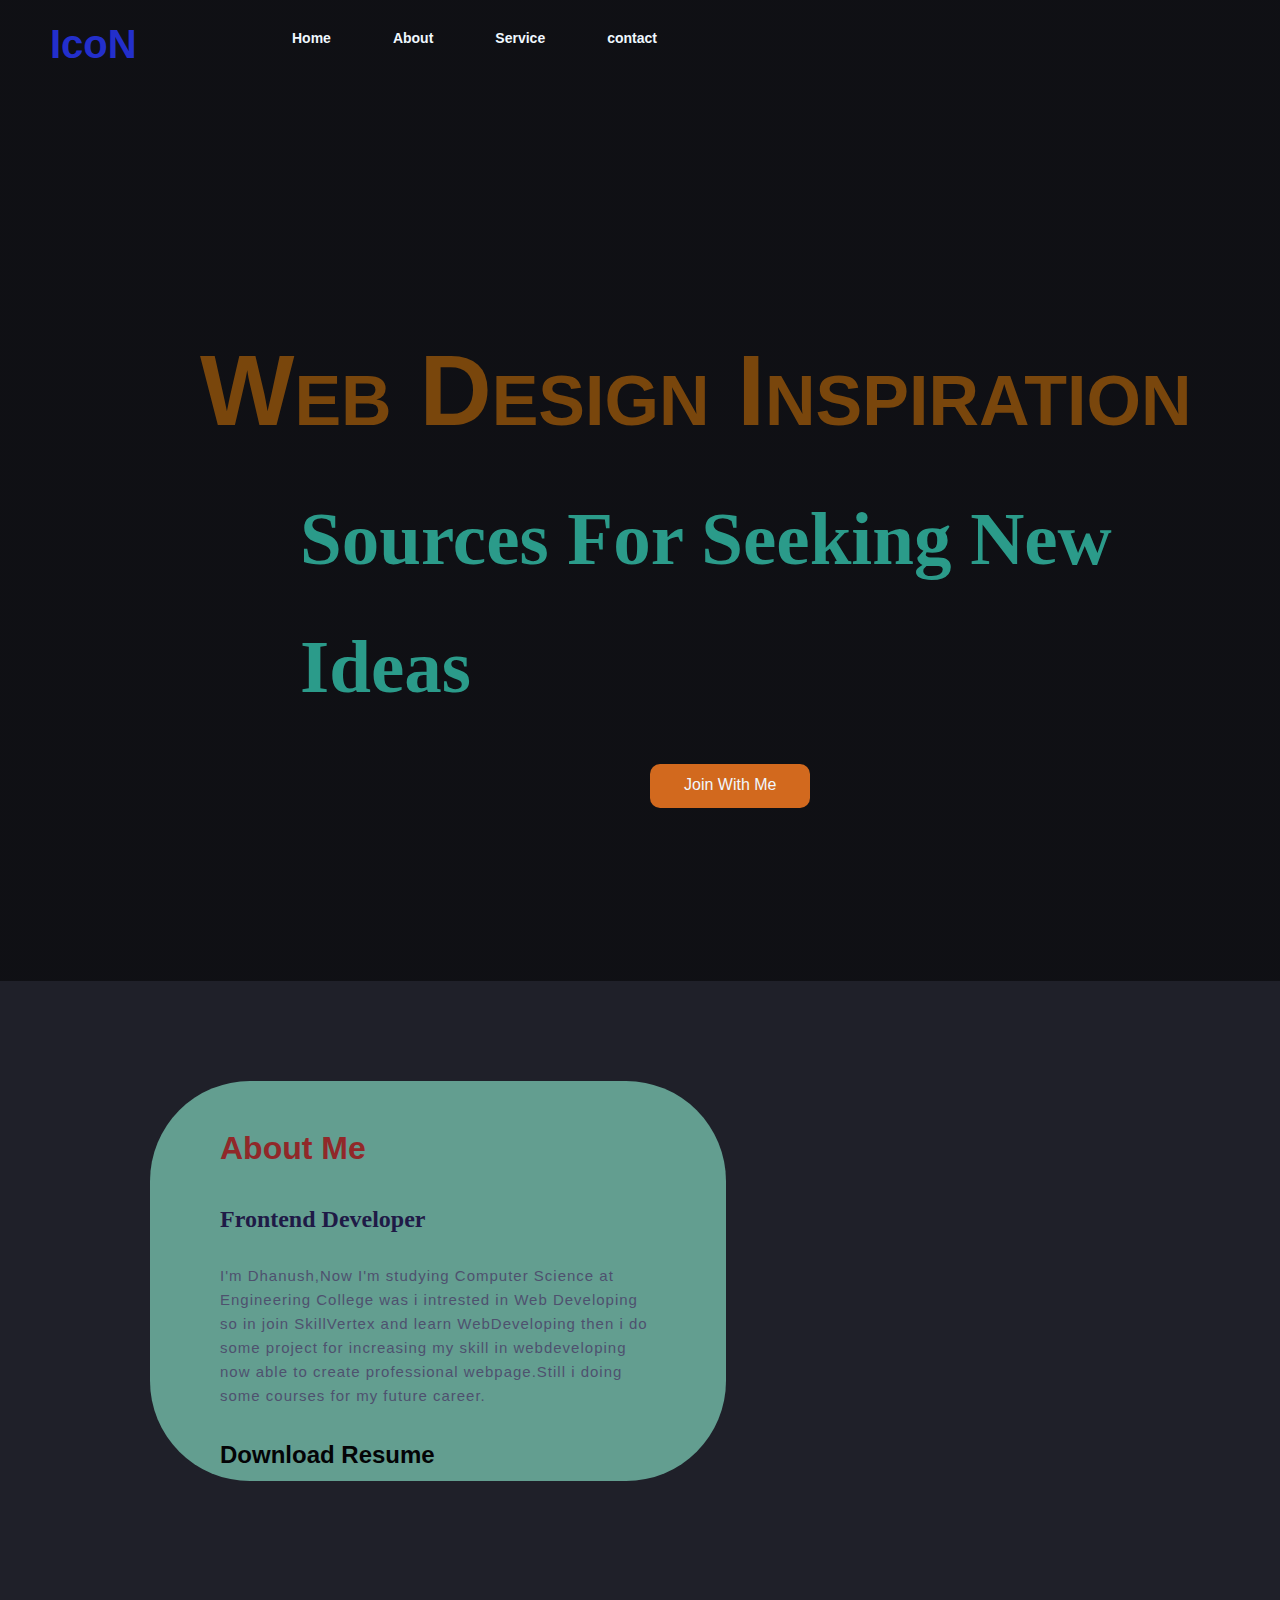
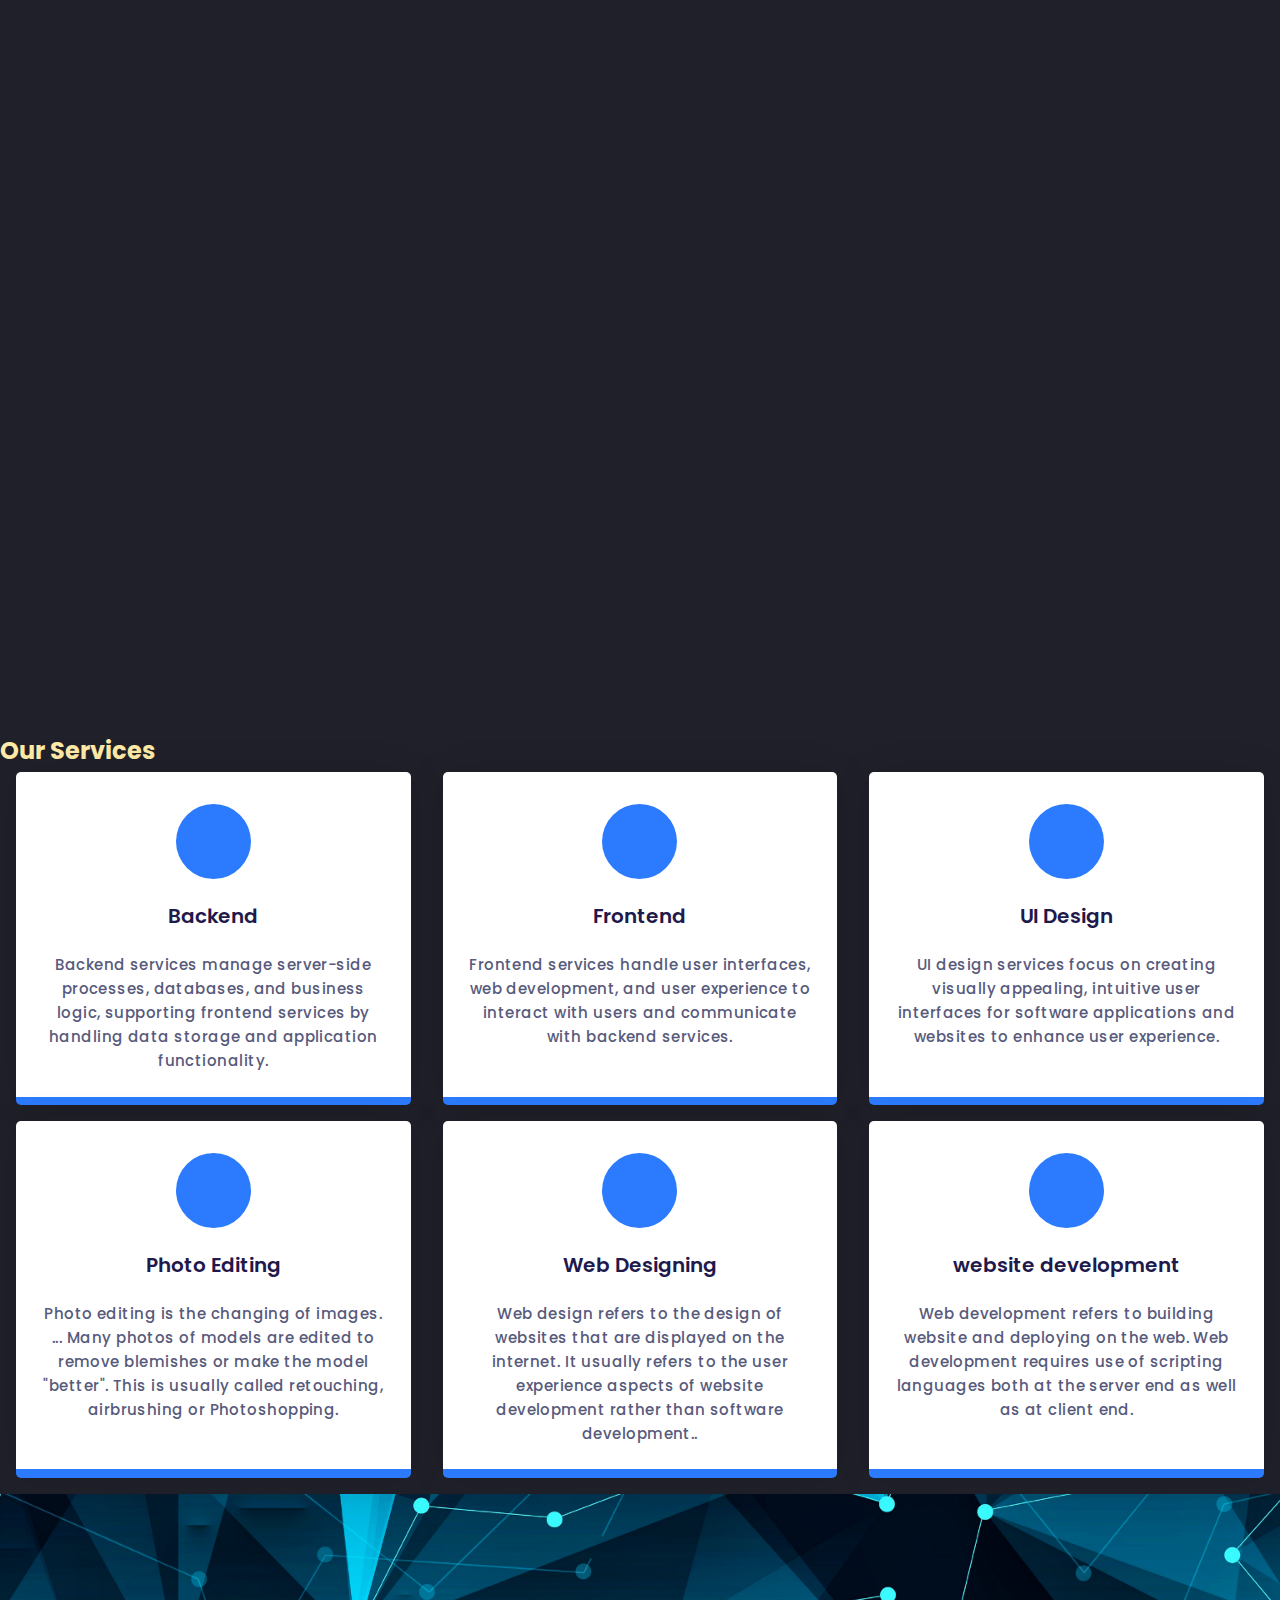
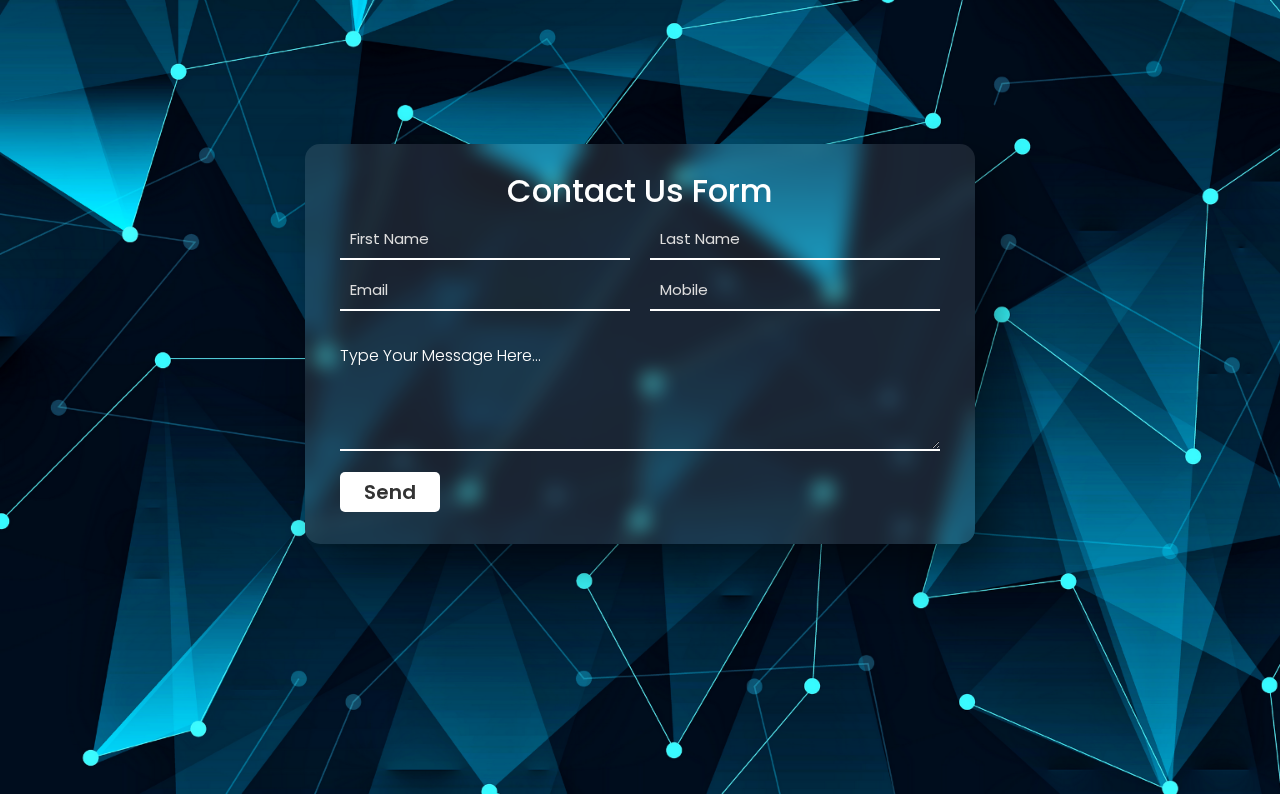
<file: index.html>
<!DOCTYPE html>
<html lang="en">
<head>
    <title>Web page</title>
    <link rel="stylesheet" href="style.css">
</head>
<body>
    <div class="main">
        <div class="navbar">
           <div class="icon">
              <h2 class="logo">IcoN</h2>
           </div>
           <div class="menu">
            <ul>
                <li><a href="#Home">Home</a></li>
                <li><a href="#about">About</a></li>
                <li><a href="#service">Service</a></li>
                <li><a href="#contact">contact</a></li>
            </ul>
           </div>
        </div>
        <div class="content">
            <h1  class="web">Web Design Inspiration</h1>
            <h2 class="par">Sources For Seeking New Ideas</h2>
            <button class="cn"><a href="login.html">Join With Me</a></button>
        </div>
      </div>
      <div id="about" class="bck">
        <div class="column-2">
            <h1 class="abt">About Me</h1>
            <h3 class="h3f">Frontend Developer</h3>  
            <p class="pr"> I'm Dhanush,Now I'm studying Computer Science at Engineering College was i intrested in Web Developing so in join SkillVertex and learn WebDeveloping then i do some project
                for increasing my skill in webdeveloping now able to create professional webpage.Still i doing some courses for my future career.</p>
            <br>
            <h2 class="dwn"><a href="#">Download Resume</a></h2>
        </div>
</div>
    <div id="Service">
      <div class="row">
        <h2 class="section-heading">Our Services</h2>
      </div>
      <div class="row">
        <div class="column">
          <div class="card">
            <div class="icon-wrapper">
              <i class="fas fa-hammer"></i>
            </div>
            <h3>Backend</h3>
           <p>
            Backend services manage server-side processes, databases, and business logic, supporting frontend services by handling data storage and application functionality.
            </p>
          </div>
        </div>
        <div class="column">
          <div class="card">
            <div class="icon-wrapper">
              <i class="fas fa-brush"></i>
            </div>
            <h3>Frontend</h3>
            <p>
              Frontend services handle user interfaces, web development, and user experience to interact with users and communicate with backend services.
            </p>
          </div>
        </div>
        <div class="column">
          <div class="card">
            <div class="icon-wrapper">
              <i class="fas fa-wrench"></i>
            </div>
            <h3>UI Design</h3>
            <p>
              UI design services focus on creating visually appealing, intuitive user interfaces for software applications and websites to enhance user experience.
            </p>
          </div>
        </div>
        <div class="column">
          <div class="card">
            <div class="icon-wrapper">
              <i class="fas fa-truck-pickup"></i>
            </div>
            <h3>Photo Editing</h3>
            <p>
              Photo editing is the changing of images. ... Many photos of models are edited to remove blemishes or make the model "better". This is usually called retouching, airbrushing or Photoshopping.
            </p>
          </div>
        </div>
        <div class="column">
          <div class="card">
            <div class="icon-wrapper">
              <i class="fas fa-broom"></i>
            </div>
           <h3>Web Designing</h3>
          <p>
            Web design refers to the design of websites that are displayed on the internet. It usually refers to the user experience aspects of website development rather than software development..
           </p>
        </div>
       </div>
        <div class="column">
          <div class="card">
            <div class="icon-wrapper">
              <i class="fas fa-plug"></i>
            </div>
            <h3>website development</h3>
            <p>
              Web development refers to building website and deploying on the web. Web development requires use of scripting languages both at the server end as well as at client end.
            </p>
          </div>
        </div>
      </div>
    </div>
  <div id="contact" class="container1">
    <form>
        <h1>Contact Us Form</h1>
        <input type="text" id="firstName" placeholder="First Name" required>
        <input type="text" id="lastName" placeholder="Last Name" required>
        <input type="email" id="email" placeholder="Email" required>
        <input type="text" id="mobile" placeholder="Mobile" required>
        <h4>Type Your Message Here...</h4>
        <textarea required></textarea>
        <input type="submit" value="Send" id="button">
    </form>
</div>

    
</body>
</html>
</file>
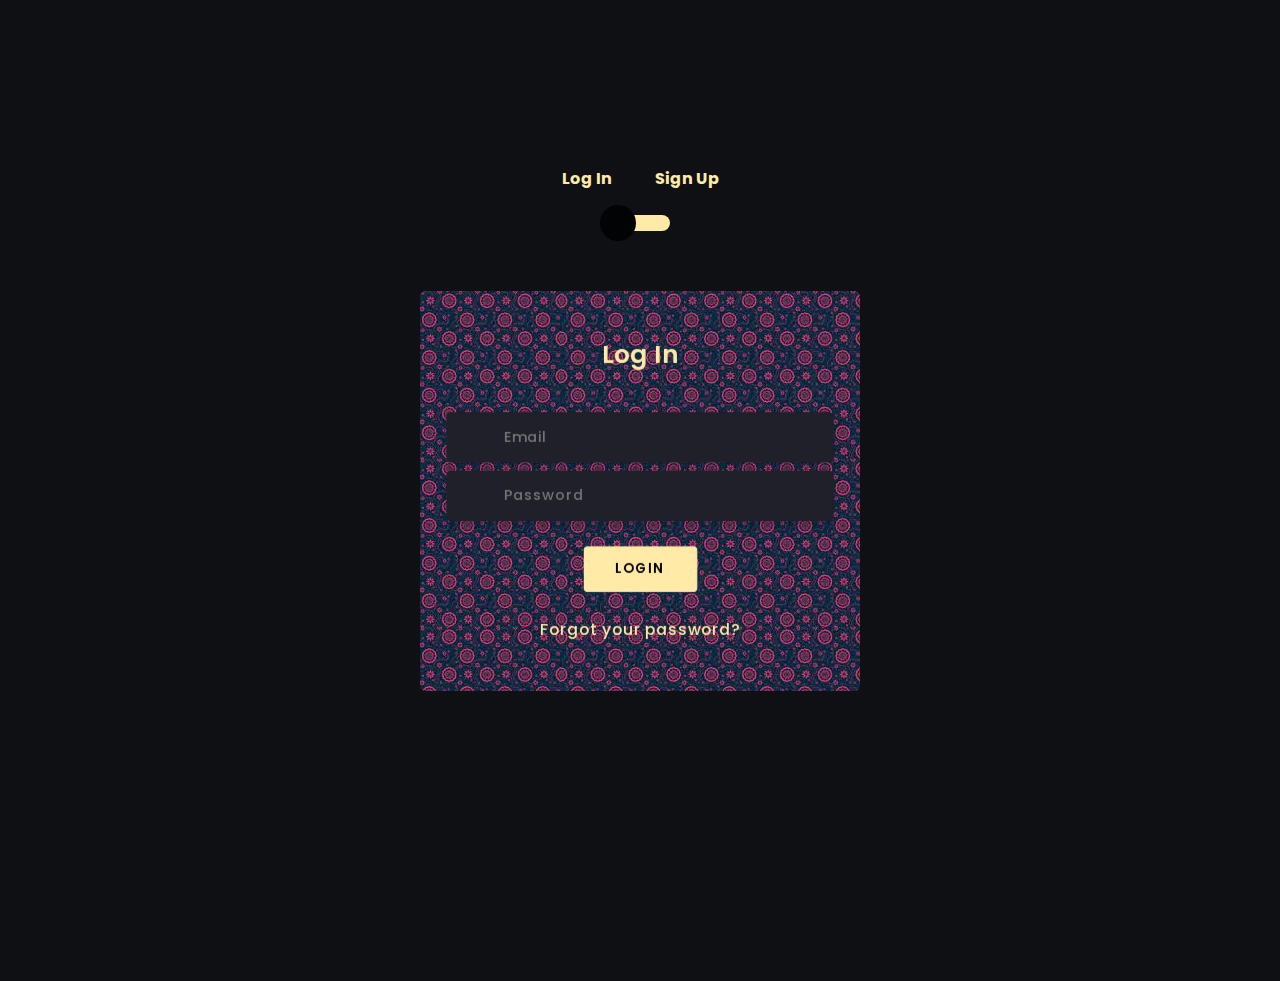
<file: login.html>
<!doctype html>
<html lang="en">
<head>
  <title>Login</title>
  <link rel="stylesheet" href="https://cdnjs.cloudflare.com/ajax/libs/twitter-bootstrap/4.5.0/css/bootstrap.min.css">
  <link rel="stylesheet" href="style.css">
</head>
<body>
	<div id="login" class="main">
	<div class="section">
		<div class="container">
			<div class="row full-height justify-content-center">
				<div class="col-12 text-center align-self-center py-5">
					<div class="section pb-5 pt-5 pt-sm-2 text-center">
						<h6 class="mb-0 pb-3"><span>Log In </span><span>Sign Up</span></h6>
			          	<input class="checkbox" type="checkbox" id="reg-log" name="reg-log"/>
			          	<label for="reg-log"></label>
						<div class="card-3d-wrap mx-auto">
							<div class="card-3d-wrapper">
								<div class="card-front">
									<div class="center-wrap">
										<div class="section text-center">
											<h4 class="mb-4 pb-3">Log In</h4>
											<div class="form-group">
												<input type="email" class="form-style" placeholder="Email" required>
												<i class="input-icon uil uil-at"></i>
											</div>	
											<div class="form-group mt-2">
												<input type="password" class="form-style" placeholder="Password" required>
												<i class="input-icon uil uil-lock-alt"></i>
											</div>
											<a href="success login.html" class="btn mt-4">Login</a>
                      <p class="mb-0 mt-4 text-center"><a href="#" class="link">Forgot your password?</a></p>
				      					</div>
			      					</div>
			      				</div>
								<div class="card-back">
									<div class="center-wrap">
										<div class="section text-center">
											<h4 class="mb-3 pb-3">Sign Up</h4>
											<div class="form-group">
												<input type="text" class="form-style" placeholder="Full Name" required>
												<i class="input-icon uil uil-user"></i>
											</div>	
											<div class="form-group mt-2">
												<input type="tel" class="form-style" placeholder="Phone Number" required>
												<i class="input-icon uil uil-phone"></i>
											</div>	
                                                <div class="form-group mt-2">
												<input type="email" class="form-style" placeholder="Email" required>
												<i class="input-icon uil uil-at"></i>
											</div>
											<div class="form-group mt-2">
												<input type="password" class="form-style" placeholder="Password" required>
												<i class="input-icon uil uil-lock-alt"></i>
											</div>
											<a href="https://www.google.com/" class="btn mt-4">Register</a>
				      					</div>
			      					</div>
			      				</div>
			      			</div>
			      		</div>
			      	</div>
		      	</div>
	      	</div>
	    </div>
	</div>	
	</div>
</div>
</body>
</html>
</file>
<file: style.css>
@import url('https://fonts.googleapis.com/css?family=Poppins:400,500,600,700,800,900');

body{
	font-family: 'Poppins', sans-serif;
	font-weight: 300;
	line-height: 1.7;
	color: #ffeba7;
	background-color: #1f2029;
}
a:hover {
	text-decoration: none;
}
.link {
  color: #ffeba7;
}
.link:hover {
  color: #c4c3ca;
}
p {
  font-weight: 500;
  font-size: 14px;
}
h4 {
  font-weight: 600;
}
h6 span{
  padding: 0 20px;
  font-weight: 700;
}
.section{
  position: relative;
  width: 100%;
  display: block;
}
.full-height{
  min-height: 100vh;
}
[type="checkbox"]:checked,
[type="checkbox"]:not(:checked){
display: none;
}
.checkbox:checked + label,
.checkbox:not(:checked) + label{
  position: relative;
  display: block;
  text-align: center;
  width: 60px;
  height: 16px;
  border-radius: 8px;
  padding: 0;
  margin: 10px auto;
  cursor: pointer;
  background-color: #ffeba7;
}
.checkbox:checked + label:before,
.checkbox:not(:checked) + label:before{
  position: absolute;
  display: block;
  width: 36px;
  height: 36px;
  border-radius: 50%;
  color: #ffeba7;
  background-color: #020305;
  font-family: 'unicons';
  content: '\eb4f';
  z-index: 20;
  top: -10px;
  left: -10px;
  line-height: 36px;
  text-align: center;
  font-size: 24px;
  transition: all 0.5s ease;
}
.checkbox:checked + label:before {
  transform: translateX(44px) rotate(-270deg);
}
.card-3d-wrap {
  position: relative;
  width: 440px;
  max-width: 100%;
  height: 400px;
  -webkit-transform-style: preserve-3d;
  transform-style: preserve-3d;
  perspective: 800px;
  margin-top: 60px;
}
.card-3d-wrapper {
  width: 100%;
  height: 100%;
  position:absolute;
  -webkit-transform-style: preserve-3d;
  transform-style: preserve-3d;
  transition: all 600ms ease-out; 
}
.card-front, .card-back {
  width: 100%;
  height: 100%;
  background-color: #2b2e38;
  background-image: url('[data-uri]');
  position: absolute;
  border-radius: 6px;
  -webkit-transform-style: preserve-3d;
}
.card-back {
  transform: rotateY(180deg);
}
.checkbox:checked ~ .card-3d-wrap .card-3d-wrapper {
  transform: rotateY(180deg);
}
.center-wrap{
  position: absolute;
  width: 100%;
  padding: 0 35px;
  top: 50%;
  left: 0;
  transform: translate3d(0, -50%, 35px) perspective(100px);
  z-index: 20;
  display: block;
}
.form-group{ 
  position: relative;
  display: block;
    margin: 0;
    padding: 0;
}
.form-style {
  padding: 13px 20px;
  padding-left: 55px;
  height: 48px;
  width: 100%;
  font-weight: 500;
  border-radius: 4px;
  font-size: 14px;
  line-height: 22px;
  letter-spacing: 0.5px;
  outline: none;
  color: #c4c3ca;
  background-color: #1f2029;
  border: none;
  -webkit-transition: all 200ms linear;
  transition: all 200ms linear;
  box-shadow: 0 4px 8px 0 rgba(21,21,21,.2);
}
.form-style:focus,
.form-style:active {
  border: none;
  outline: none;
  box-shadow: 0 4px 8px 0 rgba(21,21,21,.2);
}
.input-icon {
  position: absolute;
  top: 0;
  left: 18px;
  height: 48px;
  font-size: 24px;
  line-height: 48px;
  text-align: left;
  -webkit-transition: all 200ms linear;
   transition: all 200ms linear;
}
.successlogin{
  height: 100%;
  width: 100%;
  background-image: url(https://www.imageshine.in/uploads/sub_category/Vector-colorful-modern-gradient-background-design.jpg);
  position:absolute;
}
.successlogin h1{
  margin-left: 100px;
  margin-right: 100px;
  margin-top: 320px;
  text-align: center;
  font-size:xx-large;
  font-family:'Gill Sans', 'Gill Sans MT', Calibri, 'Trebuchet MS', sans-serif;
  color: rgb(155, 206, 52);
}
.btn{  
  border-radius: 4px;
  height: 44px;
  font-size: 13px;
  font-weight: 600;
  text-transform: uppercase;
  -webkit-transition : all 200ms linear;
  transition: all 200ms linear;
  padding: 0 30px;
  letter-spacing: 1px;
  display: -webkit-inline-flex;
  display: -ms-inline-flexbox;
  display: inline-flex;
  align-items: center;
  background-color: #ffeba7;
  color: #000000;
}
.btn:hover{  
  background-color: #000000;
  color: #ffeba7;
  box-shadow: 0 8px 24px 0 rgba(16,39,112,.2);
}





* {
  padding: 0;
  margin: 0;
  box-sizing: border-box;
  font-family: "Poppins", sans-serif;
}
section {
  height: 100vh;
  width: 100%;
  display: grid;
  place-items: center;
}
.row {
  display: flex;
  flex-wrap: wrap;
}
.column {
  width: 100%;
  padding: 0 1em 1em 1em;
  text-align: center;
}
.card {
  width: 100%;
  height: 100%;
  padding: 2em 1.5em;
  background: linear-gradient(#ffffff 50%, #2c7bfe 50%);
  background-size: 100% 200%;
  background-position: 0 2.5%;
  border-radius: 5px;
  box-shadow: 0 0 35px rgba(0, 0, 0, 0.12);
  cursor: pointer;
  transition: 0.5s;
}
h3 {
  font-size: 20px;
  font-weight: 600;
  color: #1f194c;
  margin: 1em 0;
}
p {
  color: #575a7b;
  font-size: 15px;
  line-height: 1.6;
  letter-spacing: 0.03em;
}
.icon-wrapper {
  background-color: #2c7bfe;
  position: relative;
  margin: auto;
  font-size: 30px;
  height: 2.5em;
  width: 2.5em;
  color: #ffffff;
  border-radius: 50%;
  display: grid;
  place-items: center;
  transition: 0.5s;
}
.card:hover {
  background-position: 0 100%;
}
.card:hover .icon-wrapper {
  background-color: #ffffff;
  color: #2c7bfe;
}
.card:hover h3 {
  color: #ffffff;
}
.card:hover p {
  color: #f0f0f0;
}
@media screen and (min-width: 768px) {
  section {
    padding: 0 2em;
  }
  .column {
    flex: 0 50%;
    max-width: 50%;
  }
}
@media screen and (min-width: 992px) {
  section {
    padding: 1em 3em;
  }
  .column {
    flex: 0 0 33.33%;
    max-width: 33.33%;
  }
}







@import url('https://fonts.googleapis.com/css2?family=Poppins:wght@100;200;300;400;500;600;700;800;900&display=swap');
*{
    margin: 0;
    padding: 0;
    box-sizing: border-box;
    font-family: 'Poppins', sans-serif;
}

.container1{
    min-height: 100vh;
    background: #08071d;
    display: flex;
    justify-content: center;
    align-items: center;
    background: url("bg.png") no-repeat center center/cover;
}

.container1 form{
    width: 670px;
    height: 400px;
    display: flex;
    justify-content: center;
    box-shadow: 20px 20px 50px rgba(0,0,0,0.5);
    border-radius: 15px;
    background: rgba(255,255,255,0.1);
    backdrop-filter: blur(10px);
    flex-wrap: wrap;
}

.container1 form h1{
    color: #fff;
    font-weight: 500;
    margin-top: 20px;
    width: 500px;
    text-align: center;
}

.container1 form input{
    width: 290px;
    height: 40px;
    padding-left: 10px;
    outline: none;
    border: none;
    font-size: 15px;
    margin-bottom: 10px;
    background: none;
    border-bottom: 2px solid #fff;
}

.container1 form input::placeholder{
    color: #ddd;
}

.container1 form #lastName,
.container1 form #mobile{
    margin-left: 20px;
}

.container1 form h4{
    color: #fff;
    font-weight: 300;
    width: 600px;
    margin-top: 20px;
}

.container1 form textarea{
    background: none;
    border: none;
    border-bottom: 2px solid #fff;
    color: #fff;
    font-weight: 200;
    font-size: 15px;
    padding: 10px;
    outline: none;
    min-width: 600px;
    max-width: 600px;
    min-height: 80px;
    max-height: 80px;
}

textarea::-webkit-scrollbar{
    width: 1em;
}

textarea::-webkit-scrollbar-thumb{
    background-color: rgba(194,194,194,0.713);
}

.container1 form #button{
    border: none;
    background: #fff;
    border-radius: 5px;
    margin-top: 20px;
    font-weight: 600;
    font-size: 20px;
    color: #333;
    width: 100px;
    padding: 0;
    margin-right: 500px;
    margin-bottom: 30px;
    transition: 0.3s;
}

.container1 form #button:hover{
    opacity: 0.7;
}













*{
  margin: 0;
  padding: 0;
  
}
.main{
  width: 100%;
  background: linear-gradient(to top,rgba(0,0,0,0.5)50%,rgba(0,0,0,0.5)50%),url(https://getwallpapers.com/wallpaper/full/a/3/d/765631-gorgerous-best-background-wallpapers-2560x1600.jpg);
  background-position: center;
  background-size: cover;
  height: 109vh;
}

.icon{
  width: 200px;
  float: left;
  height: 70px;
}
.logo{
  color: rgba(39, 53, 238, 0.87);
  font-size: 40px;
  font-family:Arial, Helvetica, sans-serif;
  padding-left: 20px;
  float: left;
  padding-top: 10px;
}
.navbar{
  width: 1200px;
  height: 75px;
  margin-left:30px;
}
.menu{
  width: 400px;
  float: left;
  height: 70px;
}
ul{
  float: left;
  display: flex;
  justify-content: center;
  align-items: center;
}
ul li{
  list-style: none;
  margin-left: 62px;
  margin-top: 27px;
  font-size: 14px;
}
ul li a{
  text-decoration: none;
  color: aliceblue;
  font-family: Arial;
  font-weight: bold;
  transition: 0.4s ease-in-out;
}
ul li a:hover{
  color: yellow;
}
.content{
margin-left:200px;
margin-top: 230px;
font-size:50px
}
.web{
color: rgb(121, 70, 12);
font-variant: small-caps;
font-family: Arial, Helvetica, sans-serif;
}
.par{
color: rgb(43, 155, 138);
font-family: 'Times New Roman', Times, serif;
margin-left: 100px;
}
.cn{
display: inline-block;
left: 450px;
text-decoration: none;
color: #d40707;
border: 1px;
padding: 12px 34px;
font-size: 13px;
background: chocolate;
position: relative;
border-radius: 10px;
cursor: pointer;
}
.cn:hover{
border: 1px solid #f44336;
background: #f44336;
transition: 2s;
}
.cn a{
text-decoration: none;
color: aliceblue;
font-size:medium;
font-family: 'Gill Sans', 'Gill Sans MT', Calibri, 'Trebuchet MS', sans-serif;
}


/* Create two equal columns that float next to each other */
.bck{
width:100%;
height: 150vh;
background-image: url(https://getwallpapers.com/wallpaper/full/a/3/d/765631-gorgerous-best-background-wallpapers-2560x1600.jpg)
}
.bck .column-2 {
border-radius: 100px;
float: left;
width: 45%;
padding: 40px;
padding-left:70px;
padding-right: 70px;
height: 400px;
margin:30px;
margin-top: 100px;
margin-right:30px;
margin-left: 150px;
margin-bottom: 70px;
background-color: #6fb4a3;
line: height 1px;;
opacity: 85%;

}
.bck .column-2 .abt{
font-family: 'Trebuchet MS', 'Lucida Sans Unicode', 'Lucida Grande', 'Lucida Sans', Arial, sans-serif;
color: brown;
}
.bck .column-2 .h3f{
font-family: Cambria, Cochin, Georgia, Times, 'Times New Roman', serif;
font-size: x-large;
}
.bck .column-2 .pr{
font-family:'Trebuchet MS', 'Lucida Sans Unicode', 'Lucida Grande', 'Lucida Sans', Arial, sans-serif;
letter-spacing: 1px;
}
.bck .column-2 .dwn a{
font-family: 'Gill Sans', 'Gill Sans MT', Calibri, 'Trebuchet MS', sans-serif;
text-decoration: none;
color: #000000;

}
.bck .column-2 .dwn a:hover{
color: yellow;
transition: 0.2s;
}
</file>
